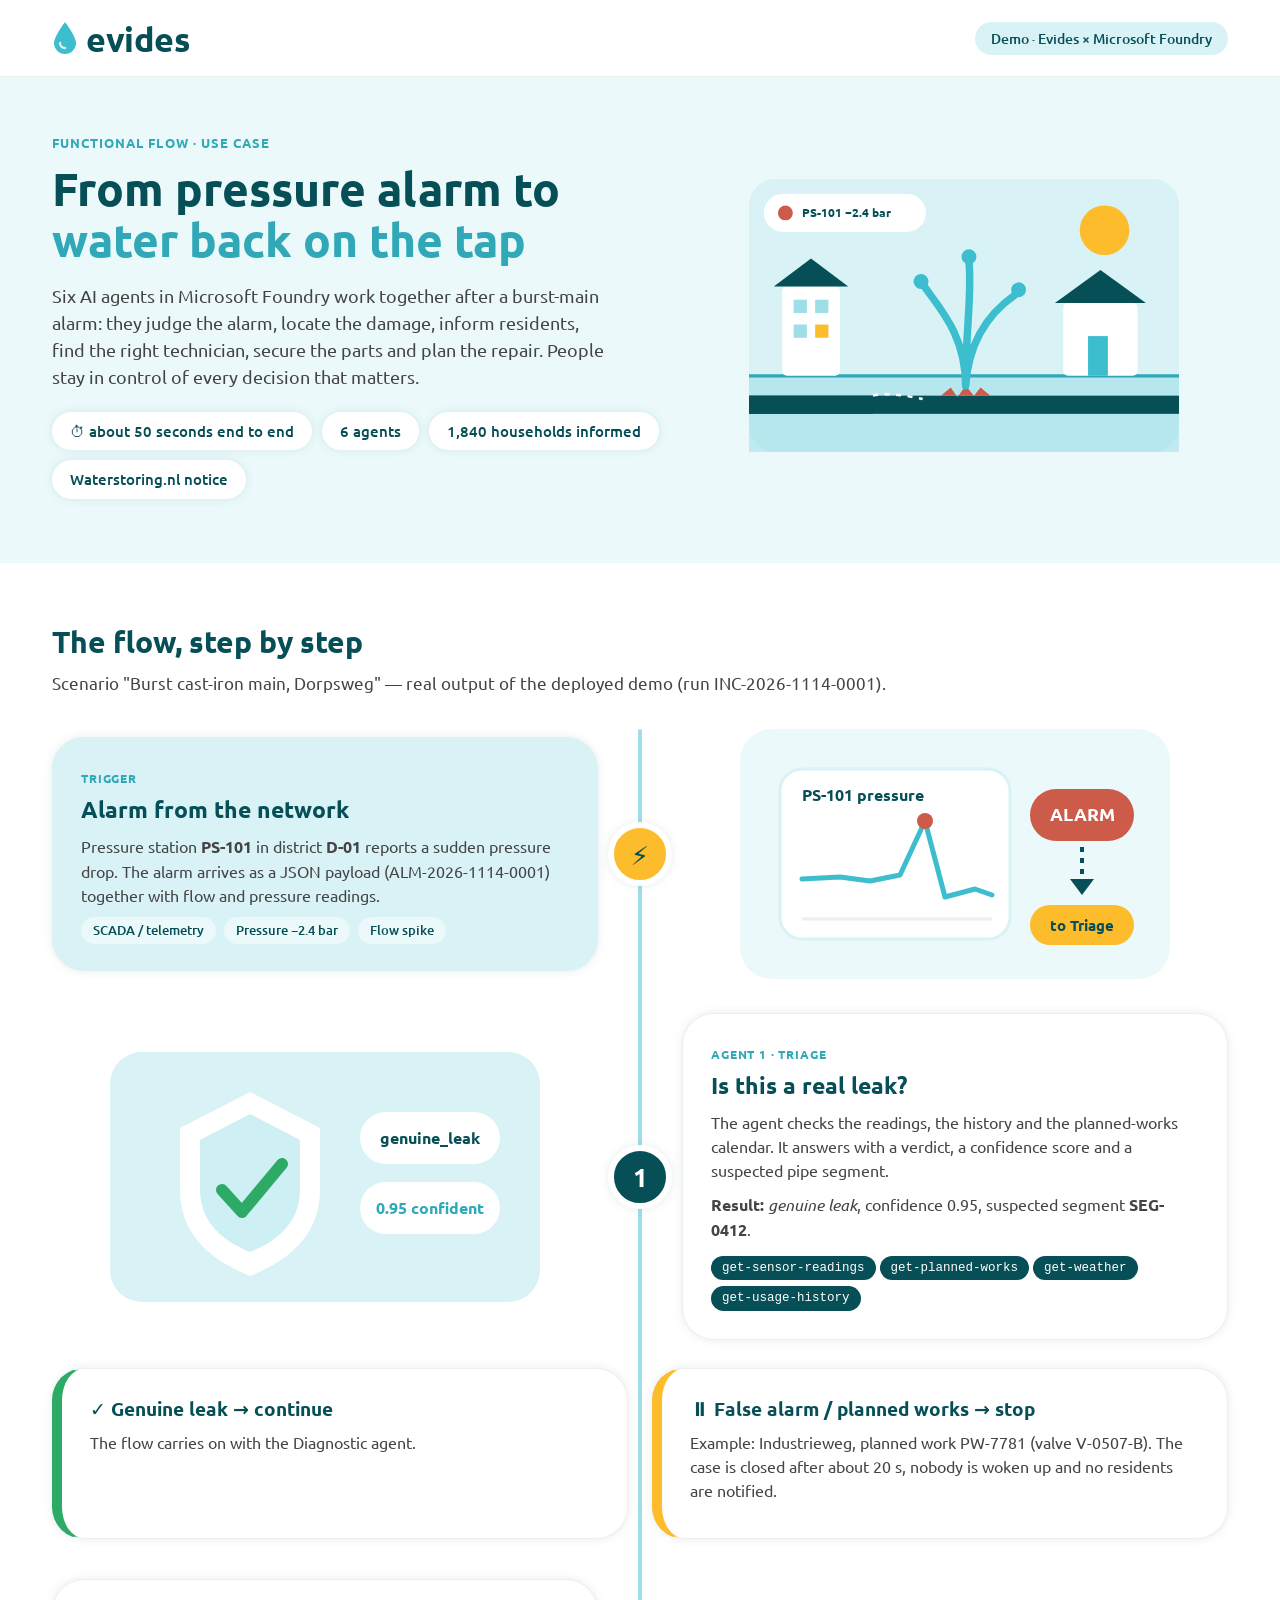
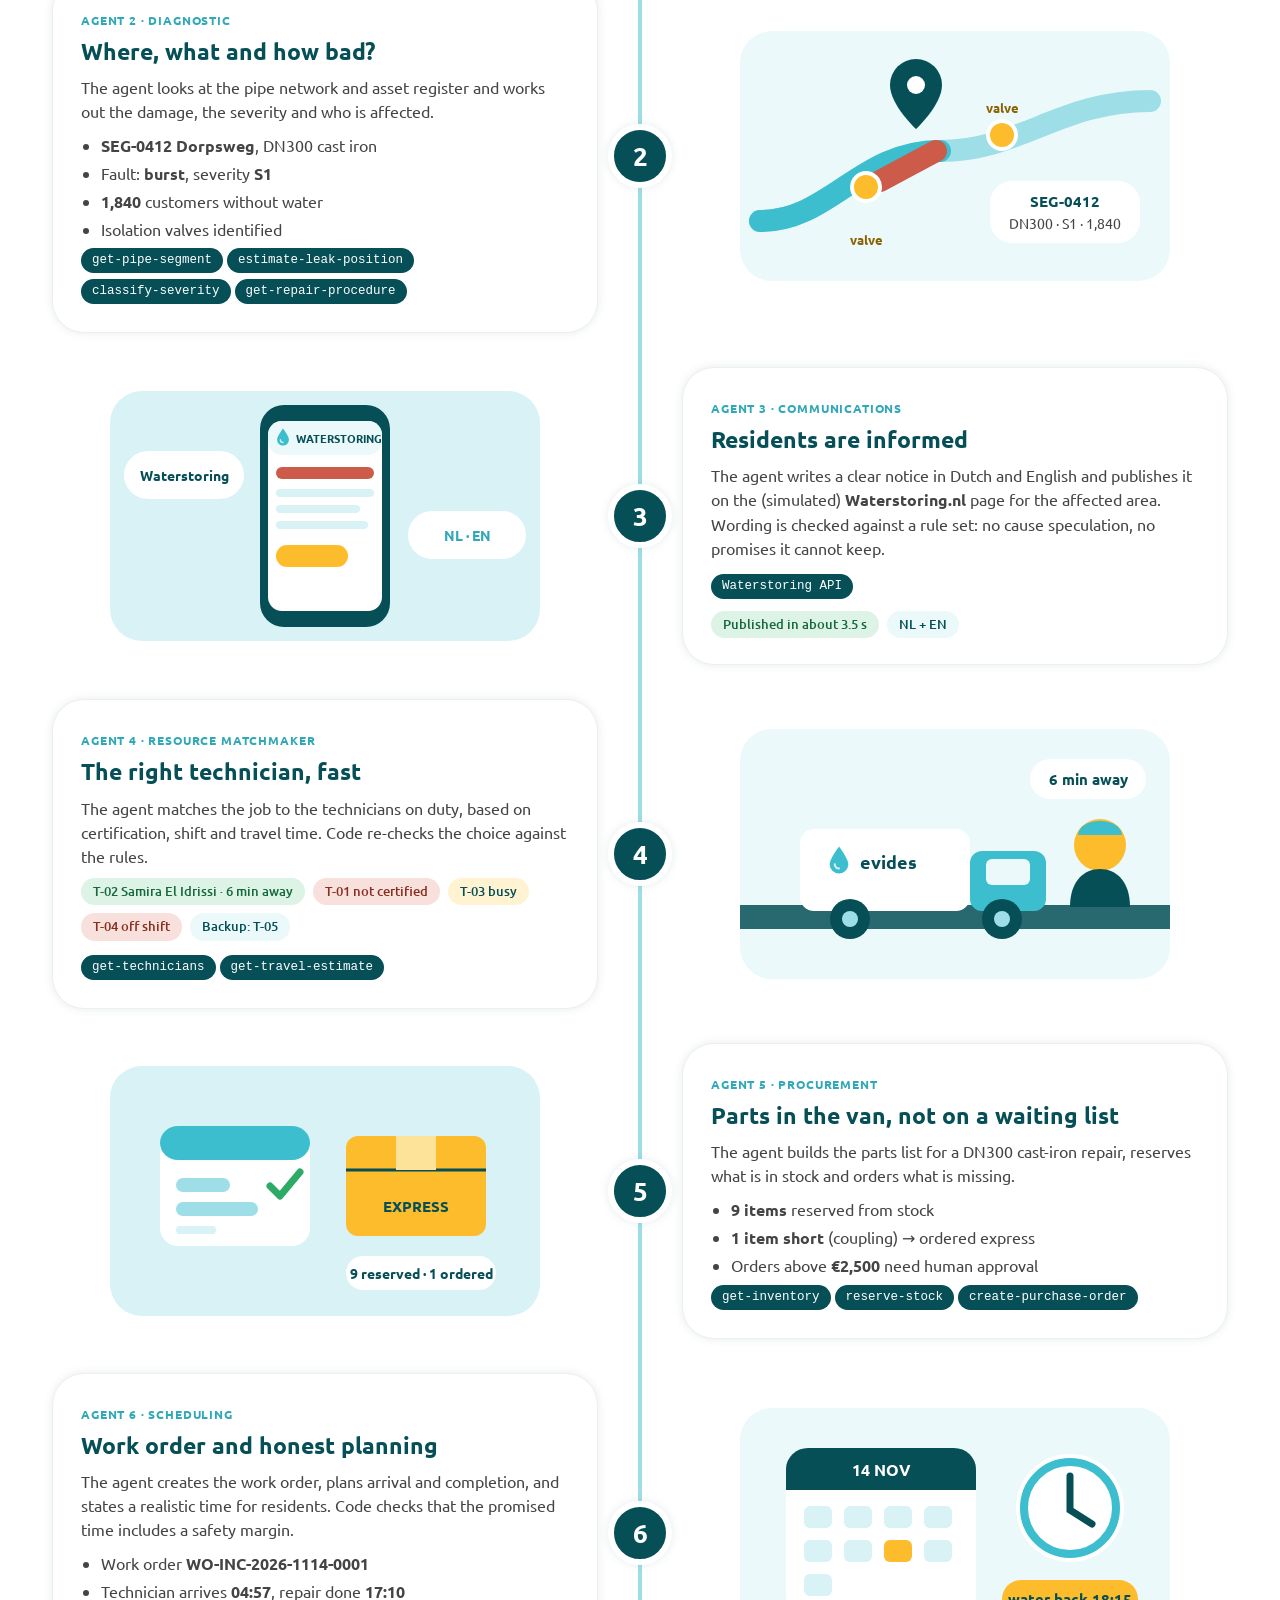
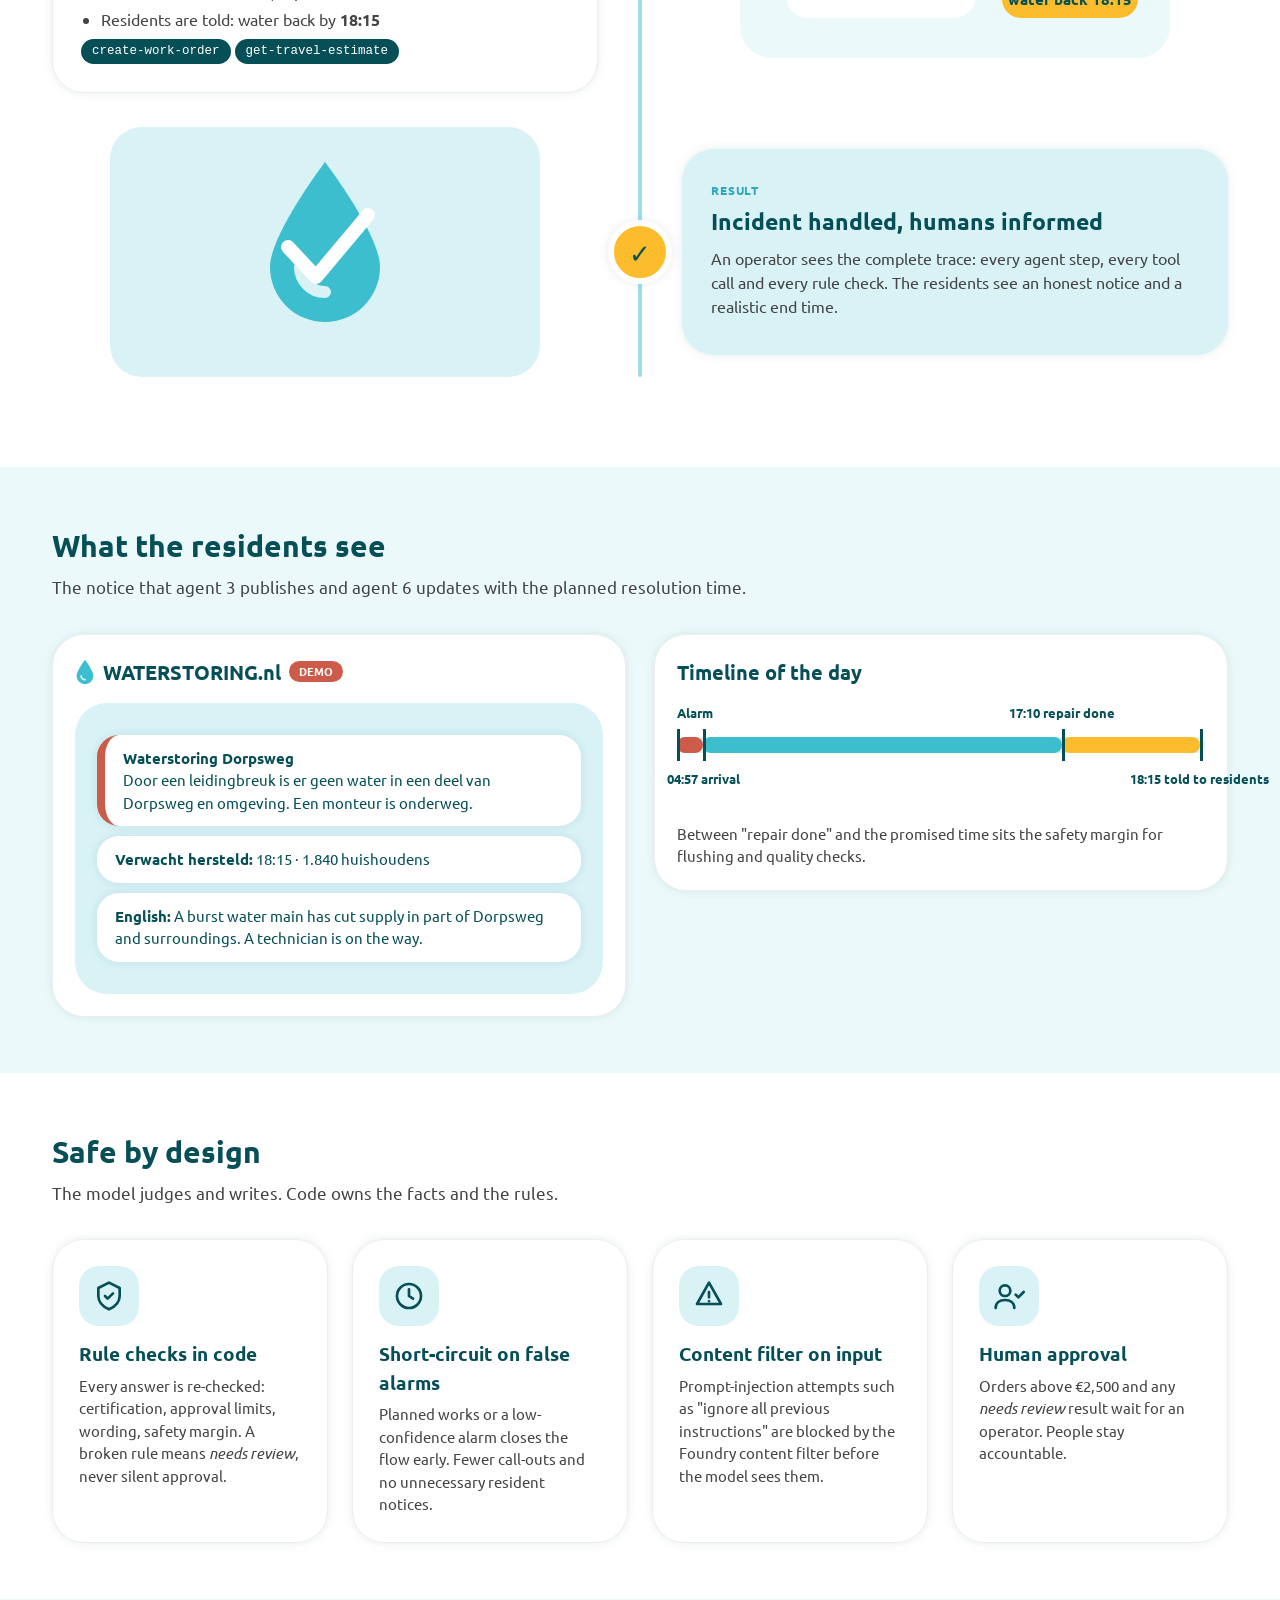
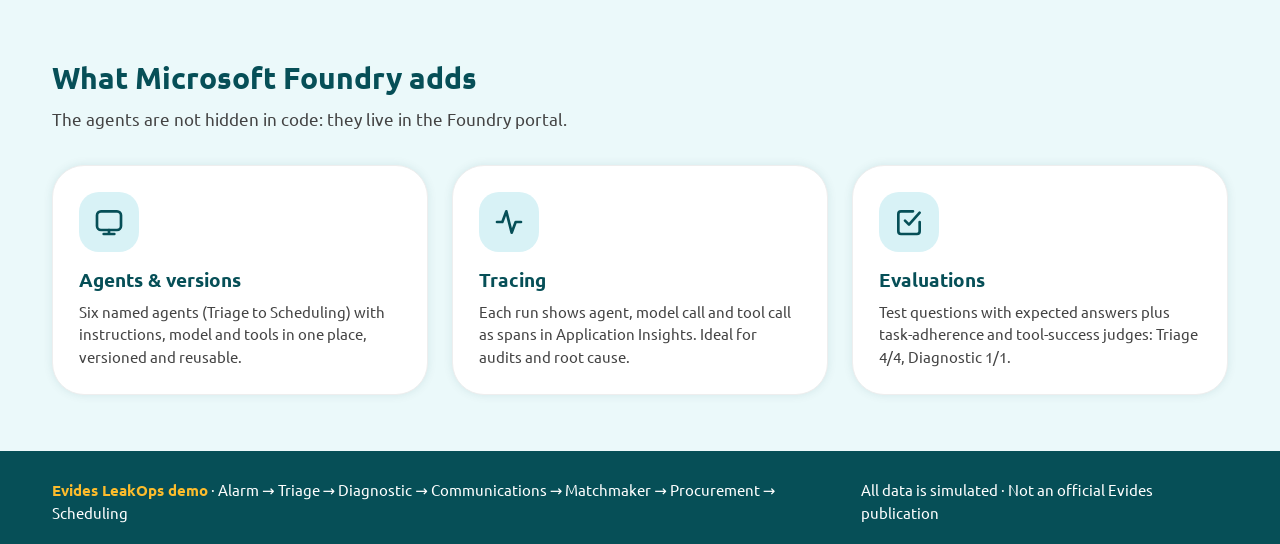
<file: evides-leakops/docs/functional-flow.html>
<!doctype html>
<html lang="en">
<head>
<meta charset="utf-8">
<meta name="viewport" content="width=device-width, initial-scale=1">
<title>Functional flow - Evides LeakOps</title>
<link rel="preconnect" href="https://fonts.googleapis.com">
<link href="https://fonts.googleapis.com/css2?family=Ubuntu:wght@400;500;700&display=swap" rel="stylesheet">
<style>
  :root{
    --teal:#064f57; --aqua:#3cbecf; --aqua-dark:#31a8b7; --aqua-10:#ebf9fa; --aqua-20:#d8f2f6; --aqua-30:#9ddee7;
    --yellow:#fcbc2c; --grey:#444; --line:#eee; --red:#cc5b49; --green:#2daa66;
    --shadow:0 0 10px rgba(6,79,87,.10);
  }
  *{box-sizing:border-box}
  body{margin:0;font-family:Ubuntu,system-ui,Segoe UI,Arial,sans-serif;color:var(--grey);background:#fff;line-height:1.5}
  h1,h2,h3{color:var(--teal);margin:0;font-weight:700}
  .wrap{max-width:1240px;margin:0 auto;padding:0 32px}
  header.top{border-bottom:1px solid var(--line);background:#fff}
  header.top .wrap{display:flex;align-items:center;justify-content:space-between;height:76px}
  .logo{display:flex;align-items:center;gap:8px;font-size:34px;font-weight:700;color:var(--teal);letter-spacing:-.5px}
  .logo svg{width:26px;height:34px}
  .tag{font-size:14px;font-weight:500;color:var(--teal);background:var(--aqua-20);border-radius:999px;padding:6px 16px}
  .hero{background:var(--aqua-10);padding:56px 0 64px}
  .hero .wrap{display:grid;grid-template-columns:1.15fr 1fr;gap:40px;align-items:center}
  .eyebrow{color:var(--aqua-dark);font-weight:700;text-transform:uppercase;letter-spacing:.08em;font-size:13px}
  .hero h1{font-size:46px;line-height:1.12;margin:10px 0 16px}
  .hero p{font-size:18px;max-width:560px;margin:0 0 22px}
  .pills{display:flex;flex-wrap:wrap;gap:10px}
  .pill{background:#fff;border-radius:999px;padding:8px 18px;box-shadow:var(--shadow);font-size:15px;color:var(--teal);font-weight:500}
  .btn{display:inline-block;background:var(--yellow);color:var(--teal);font-weight:700;border-radius:999px;padding:10px 26px}
  section{padding:56px 0}
  .sec-title{font-size:30px;margin-bottom:6px}
  .sec-sub{margin:0 0 34px;font-size:17px}

  /* Flow */
  .flow{position:relative}
  .flow:before{content:"";position:absolute;left:50%;top:0;bottom:0;width:4px;margin-left:-2px;background:var(--aqua-30);border-radius:4px}
  .node{position:relative;display:grid;grid-template-columns:1fr 84px 1fr;align-items:center;margin-bottom:34px}
  .node .num{justify-self:center;width:64px;height:64px;border-radius:50%;background:var(--teal);color:#fff;display:flex;align-items:center;justify-content:center;font-size:26px;font-weight:700;border:6px solid #fff;box-shadow:var(--shadow);z-index:2}
  .node.start .num,.node.end .num{background:var(--yellow);color:var(--teal)}
  .card{background:#fff;border-radius:32px;box-shadow:var(--shadow);padding:26px 28px;border:1px solid var(--line)}
  .card.aqua{background:var(--aqua-20);border-color:var(--aqua-20)}
  .card h3{font-size:23px;margin-bottom:4px}
  .agent{display:inline-block;font-size:12px;font-weight:700;text-transform:uppercase;letter-spacing:.07em;color:var(--aqua-dark);margin-bottom:6px}
  .card p{margin:6px 0 10px}
  .card ul{margin:8px 0 0;padding-left:20px}
  .card li{margin:3px 0}
  .art{display:flex;justify-content:center}
  .art svg{width:100%;max-width:430px;height:auto}
  .node.l .card{grid-column:1}.node.l .art{grid-column:3}
  .node.r .card{grid-column:3}.node.r .art{grid-column:1;grid-row:1}
  .node .num{grid-column:2;grid-row:1}
  .chips{display:flex;flex-wrap:wrap;gap:8px;margin-top:10px}
  .chip{background:var(--aqua-10);color:var(--teal);border-radius:999px;padding:4px 12px;font-size:13px;font-weight:500}
  .chip.y{background:#fff3d2}.chip.r{background:#f8e0dc;color:#8a2f20}.chip.g{background:#dcf3e6;color:#17683d}
  .tool{font-family:Consolas,monospace;font-size:12.5px;background:var(--teal);color:#fff;border-radius:999px;padding:3px 11px;display:inline-block;margin:2px 4px 2px 0}

  /* Decision */
  .branch{display:grid;grid-template-columns:1fr 1fr;gap:24px;margin:-6px 0 40px}
  .branch .card{border-left:10px solid var(--green)}
  .branch .card.stop{border-left-color:var(--yellow)}
  .branch h3{font-size:19px}

  /* Guardrails */
  .grid3{display:grid;grid-template-columns:repeat(3,1fr);gap:24px}
  .grid4{display:grid;grid-template-columns:repeat(4,1fr);gap:24px}
  .tile{background:#fff;border-radius:32px;box-shadow:var(--shadow);padding:26px;border:1px solid var(--line)}
  .tile .ic{width:60px;height:60px;border-radius:20px;background:var(--aqua-20);display:flex;align-items:center;justify-content:center;margin-bottom:14px}
  .tile .ic svg{width:32px;height:32px}
  .tile h3{font-size:19px;margin-bottom:6px}
  .tile p{margin:0;font-size:15px}
  .band{background:var(--aqua-10)}

  /* Chat bubble outcome */
  .phone{background:#fff;border-radius:32px;box-shadow:var(--shadow);padding:22px;border:1px solid var(--line)}
  .bubble{background:#fff;border-radius:22px;padding:12px 18px;box-shadow:var(--shadow);margin:10px 0;font-size:15px;color:var(--teal)}
  .panel{background:var(--aqua-20);border-radius:32px;padding:22px}
  .two{display:grid;grid-template-columns:1fr 1fr;gap:28px;align-items:start}
  .bar{position:relative;height:16px;border-radius:999px;background:var(--aqua-20);margin:50px 0 70px}
  .bar .seg{position:absolute;top:0;bottom:0;border-radius:999px}
  .bar .mk{position:absolute;top:-8px;width:3px;height:32px;background:var(--teal)}
  .bar .mk span{position:absolute;white-space:nowrap;font-size:13px;color:var(--teal);font-weight:700;transform:translateX(-50%)}
  .bar .mk .u{top:-26px}.bar .mk .d{top:40px}
  footer{background:var(--teal);color:#fff;padding:28px 0;font-size:15px}
  footer .wrap{display:flex;justify-content:space-between;align-items:center;gap:20px}
  footer b{color:var(--yellow)}
</style>
</head>
<body>

<svg width="0" height="0" style="position:absolute">
  <defs>
    <symbol id="drop" viewBox="0 0 26 34"><path d="M13 1C13 1 2 15.5 2 22a11 11 0 0022 0C24 15.5 13 1 13 1z" fill="#3cbecf"/><path d="M8 22a5 5 0 005 5" stroke="#fff" stroke-width="2.4" fill="none" stroke-linecap="round" opacity=".8"/></symbol>
  </defs>
</svg>

<header class="top">
  <div class="wrap">
    <div class="logo"><svg><use href="#drop"/></svg>evides</div>
    <span class="tag">Demo &middot; Evides &times; Microsoft Foundry</span>
  </div>
</header>

<div class="hero">
  <div class="wrap">
    <div>
      <div class="eyebrow">Functional flow &middot; use case</div>
      <h1>From pressure alarm to <span style="color:var(--aqua-dark)">water back on the tap</span></h1>
      <p>Six AI agents in Microsoft Foundry work together after a burst-main alarm: they judge the alarm, locate the damage, inform residents, find the right technician, secure the parts and plan the repair. People stay in control of every decision that matters.</p>
      <div class="pills">
        <span class="pill">&#9201; about 50 seconds end to end</span>
        <span class="pill">6 agents</span>
        <span class="pill">1,840 households informed</span>
        <span class="pill">Waterstoring.nl notice</span>
      </div>
    </div>
    <div class="art">
      <svg viewBox="0 0 520 330" role="img" aria-label="Water main burst in a street">
        <rect width="520" height="330" rx="32" fill="#d8f2f6"/>
        <circle cx="430" cy="62" r="30" fill="#fcbc2c"/>
        <path d="M0 238h520v92H0z" fill="#9ddee7" opacity=".55"/>
        <path d="M0 238h520" stroke="#31a8b7" stroke-width="4"/>
        <rect x="0" y="262" width="520" height="22" fill="#064f57"/>
        <rect x="0" y="262" width="150" height="22" fill="#064f57"/>
        <path d="M150 262c20-4 40 0 60 4" stroke="#fff" stroke-width="3" fill="none" stroke-dasharray="6 8"/>
        <rect x="248" y="258" width="24" height="30" fill="#fff" opacity=".0"/>
        <path d="M232 262l12-10 8 12 10-14 10 12 8-10 12 10z" fill="#cc5b49"/>
        <path d="M262 250c0-60-30-92-50-120M262 250c0-70 8-110 4-150M262 250c4-60 34-92 60-110" stroke="#3cbecf" stroke-width="9" fill="none" stroke-linecap="round"/>
        <circle cx="208" cy="124" r="9" fill="#3cbecf"/><circle cx="266" cy="94" r="9" fill="#3cbecf"/><circle cx="326" cy="134" r="9" fill="#3cbecf"/>
        <rect x="40" y="130" width="70" height="108" rx="6" fill="#fff"/><rect x="54" y="146" width="16" height="16" fill="#9ddee7"/><rect x="80" y="146" width="16" height="16" fill="#9ddee7"/><rect x="54" y="176" width="16" height="16" fill="#9ddee7"/><rect x="80" y="176" width="16" height="16" fill="#fcbc2c"/>
        <path d="M30 130l45-34 45 34z" fill="#064f57"/>
        <rect x="380" y="150" width="90" height="88" rx="6" fill="#fff"/><path d="M370 150l55-40 55 40z" fill="#064f57"/><rect x="410" y="190" width="24" height="48" fill="#3cbecf"/>
        <g transform="translate(18 18)"><rect width="196" height="46" rx="23" fill="#fff"/><circle cx="26" cy="23" r="9" fill="#cc5b49"/><text x="46" y="28" font-size="15" font-weight="700" fill="#064f57" font-family="Ubuntu,Arial">PS-101 &#8722;2.4 bar</text></g>
      </svg>
    </div>
  </div>
</div>

<section>
  <div class="wrap">
    <h2 class="sec-title">The flow, step by step</h2>
    <p class="sec-sub">Scenario "Burst cast-iron main, Dorpsweg" &mdash; real output of the deployed demo (run INC-2026-1114-0001).</p>

    <div class="flow">

      <!-- START -->
      <div class="node start l">
        <div class="card aqua">
          <span class="agent">Trigger</span>
          <h3>Alarm from the network</h3>
          <p>Pressure station <b>PS-101</b> in district <b>D-01</b> reports a sudden pressure drop. The alarm arrives as a JSON payload (ALM-2026-1114-0001) together with flow and pressure readings.</p>
          <div class="chips"><span class="chip">SCADA / telemetry</span><span class="chip">Pressure &minus;2.4 bar</span><span class="chip">Flow spike</span></div>
        </div>
        <div class="num">&#9889;</div>
        <div class="art">
          <svg viewBox="0 0 430 250">
            <rect width="430" height="250" rx="32" fill="#ebf9fa"/>
            <rect x="40" y="40" width="230" height="170" rx="22" fill="#fff" stroke="#d8f2f6" stroke-width="3"/>
            <polyline points="62,150 100,148 130,152 160,146 185,92 205,168 235,160 252,166" fill="none" stroke="#3cbecf" stroke-width="5" stroke-linejoin="round" stroke-linecap="round"/>
            <line x1="62" y1="190" x2="252" y2="190" stroke="#eee" stroke-width="3"/>
            <circle cx="185" cy="92" r="8" fill="#cc5b49"/>
            <text x="62" y="72" font-size="16" font-weight="700" fill="#064f57" font-family="Ubuntu,Arial">PS-101 pressure</text>
            <rect x="290" y="60" width="104" height="52" rx="26" fill="#cc5b49"/><text x="342" y="92" text-anchor="middle" font-size="18" font-weight="700" fill="#fff" font-family="Ubuntu,Arial">ALARM</text>
            <path d="M342 118v36" stroke="#064f57" stroke-width="4" stroke-dasharray="5 6"/>
            <path d="M330 150l12 16 12-16z" fill="#064f57"/>
            <rect x="290" y="176" width="104" height="40" rx="20" fill="#fcbc2c"/><text x="342" y="202" text-anchor="middle" font-size="15" font-weight="700" fill="#064f57" font-family="Ubuntu,Arial">to Triage</text>
          </svg>
        </div>
      </div>

      <!-- 1 TRIAGE -->
      <div class="node r">
        <div class="card">
          <span class="agent">Agent 1 &middot; Triage</span>
          <h3>Is this a real leak?</h3>
          <p>The agent checks the readings, the history and the planned-works calendar. It answers with a verdict, a confidence score and a suspected pipe segment.</p>
          <p><b>Result:</b> <i>genuine leak</i>, confidence 0.95, suspected segment <b>SEG-0412</b>.</p>
          <div><span class="tool">get-sensor-readings</span><span class="tool">get-planned-works</span><span class="tool">get-weather</span><span class="tool">get-usage-history</span></div>
        </div>
        <div class="num">1</div>
        <div class="art">
          <svg viewBox="0 0 430 250">
            <rect width="430" height="250" rx="32" fill="#d8f2f6"/>
            <g transform="translate(70 40)"><path d="M70 0l70 36v62c0 44-30 70-70 86C30 168 0 142 0 98V36z" fill="#fff"/><path d="M70 22l50 26v50c0 30-20 50-50 62-30-12-50-32-50-62V48z" fill="#3cbecf" opacity=".25"/><path d="M42 98l20 22 40-48" stroke="#2daa66" stroke-width="12" fill="none" stroke-linecap="round" stroke-linejoin="round"/></g>
            <g transform="translate(250 60)"><rect width="140" height="52" rx="26" fill="#fff"/><text x="70" y="32" text-anchor="middle" font-size="16" font-weight="700" fill="#064f57" font-family="Ubuntu,Arial">genuine_leak</text></g>
            <g transform="translate(250 130)"><rect width="140" height="52" rx="26" fill="#fff"/><text x="70" y="32" text-anchor="middle" font-size="16" font-weight="700" fill="#31a8b7" font-family="Ubuntu,Arial">0.95 confident</text></g>
          </svg>
        </div>
      </div>

      <div class="branch">
        <div class="card">
          <h3>&#10003; Genuine leak &rarr; continue</h3>
          <p>The flow carries on with the Diagnostic agent.</p>
        </div>
        <div class="card stop">
          <h3>&#9208; False alarm / planned works &rarr; stop</h3>
          <p>Example: Industrieweg, planned work PW-7781 (valve V-0507-B). The case is closed after about 20 s, nobody is woken up and no residents are notified.</p>
        </div>
      </div>

      <!-- 2 DIAGNOSTIC -->
      <div class="node l">
        <div class="card">
          <span class="agent">Agent 2 &middot; Diagnostic</span>
          <h3>Where, what and how bad?</h3>
          <p>The agent looks at the pipe network and asset register and works out the damage, the severity and who is affected.</p>
          <ul>
            <li><b>SEG-0412 Dorpsweg</b>, DN300 cast iron</li>
            <li>Fault: <b>burst</b>, severity <b>S1</b></li>
            <li><b>1,840</b> customers without water</li>
            <li>Isolation valves identified</li>
          </ul>
          <div><span class="tool">get-pipe-segment</span><span class="tool">estimate-leak-position</span><span class="tool">classify-severity</span><span class="tool">get-repair-procedure</span></div>
        </div>
        <div class="num">2</div>
        <div class="art">
          <svg viewBox="0 0 430 250">
            <rect width="430" height="250" rx="32" fill="#ebf9fa"/>
            <path d="M20 190C90 190 120 120 200 120S320 70 410 70" stroke="#9ddee7" stroke-width="22" fill="none" stroke-linecap="round"/>
            <path d="M20 190C90 190 120 120 200 120" stroke="#3cbecf" stroke-width="22" fill="none" stroke-linecap="round"/>
            <path d="M140 150l56-30" stroke="#cc5b49" stroke-width="22" stroke-linecap="round"/>
            <circle cx="126" cy="156" r="14" fill="#fcbc2c" stroke="#fff" stroke-width="4"/><circle cx="262" cy="104" r="14" fill="#fcbc2c" stroke="#fff" stroke-width="4"/>
            <g transform="translate(150 28)"><path d="M26 0a26 26 0 0126 26c0 20-26 44-26 44S0 46 0 26A26 26 0 0126 0z" fill="#064f57"/><circle cx="26" cy="26" r="9" fill="#fff"/></g>
            <rect x="250" y="150" width="150" height="62" rx="22" fill="#fff"/><text x="325" y="176" text-anchor="middle" font-size="15" font-weight="700" fill="#064f57" font-family="Ubuntu,Arial">SEG-0412</text><text x="325" y="198" text-anchor="middle" font-size="14" fill="#444" font-family="Ubuntu,Arial">DN300 &middot; S1 &middot; 1,840</text>
            <text x="126" y="214" text-anchor="middle" font-size="13" font-weight="700" fill="#8a6200" font-family="Ubuntu,Arial">valve</text>
            <text x="262" y="82" text-anchor="middle" font-size="13" font-weight="700" fill="#8a6200" font-family="Ubuntu,Arial">valve</text>
          </svg>
        </div>
      </div>

      <!-- 3 COMMS -->
      <div class="node r">
        <div class="card">
          <span class="agent">Agent 3 &middot; Communications</span>
          <h3>Residents are informed</h3>
          <p>The agent writes a clear notice in Dutch and English and publishes it on the (simulated) <b>Waterstoring.nl</b> page for the affected area. Wording is checked against a rule set: no cause speculation, no promises it cannot keep.</p>
          <div><span class="tool">Waterstoring API</span></div>
          <div class="chips"><span class="chip g">Published in about 3.5 s</span><span class="chip">NL + EN</span></div>
        </div>
        <div class="num">3</div>
        <div class="art">
          <svg viewBox="0 0 430 250">
            <rect width="430" height="250" rx="32" fill="#d8f2f6"/>
            <rect x="150" y="14" width="130" height="222" rx="24" fill="#064f57"/><rect x="158" y="30" width="114" height="190" rx="14" fill="#fff"/>
            <rect x="158" y="30" width="114" height="34" rx="14" fill="#ebf9fa"/><use href="#drop" x="166" y="36" width="14" height="20"/><text x="186" y="52" font-size="11" font-weight="700" fill="#064f57" font-family="Ubuntu,Arial">WATERSTORING</text>
            <rect x="166" y="76" width="98" height="12" rx="6" fill="#cc5b49"/><rect x="166" y="98" width="98" height="8" rx="4" fill="#d8f2f6"/><rect x="166" y="114" width="84" height="8" rx="4" fill="#d8f2f6"/><rect x="166" y="130" width="92" height="8" rx="4" fill="#d8f2f6"/><rect x="166" y="154" width="72" height="22" rx="11" fill="#fcbc2c"/>
            <g transform="translate(14 60)"><rect width="120" height="48" rx="24" fill="#fff"/><text x="60" y="30" text-anchor="middle" font-size="14" font-weight="700" fill="#064f57" font-family="Ubuntu,Arial">Waterstoring</text></g>
            <g transform="translate(298 120)"><rect width="118" height="48" rx="24" fill="#fff"/><text x="59" y="30" text-anchor="middle" font-size="14" font-weight="700" fill="#31a8b7" font-family="Ubuntu,Arial">NL &middot; EN</text></g>
          </svg>
        </div>
      </div>

      <!-- 4 MATCHMAKER -->
      <div class="node l">
        <div class="card">
          <span class="agent">Agent 4 &middot; Resource Matchmaker</span>
          <h3>The right technician, fast</h3>
          <p>The agent matches the job to the technicians on duty, based on certification, shift and travel time. Code re-checks the choice against the rules.</p>
          <div class="chips">
            <span class="chip g">T-02 Samira El Idrissi &middot; 6 min away</span>
            <span class="chip r">T-01 not certified</span>
            <span class="chip y">T-03 busy</span>
            <span class="chip r">T-04 off shift</span>
            <span class="chip">Backup: T-05</span>
          </div>
          <div style="margin-top:10px"><span class="tool">get-technicians</span><span class="tool">get-travel-estimate</span></div>
        </div>
        <div class="num">4</div>
        <div class="art">
          <svg viewBox="0 0 430 250">
            <rect width="430" height="250" rx="32" fill="#ebf9fa"/>
            <rect x="0" y="176" width="430" height="24" fill="#064f57" opacity=".85"/>
            <rect x="60" y="100" width="170" height="82" rx="14" fill="#fff"/><rect x="230" y="122" width="76" height="60" rx="12" fill="#3cbecf"/><rect x="246" y="130" width="44" height="26" rx="6" fill="#ebf9fa"/>
            <circle cx="110" cy="190" r="20" fill="#064f57"/><circle cx="110" cy="190" r="8" fill="#9ddee7"/><circle cx="262" cy="190" r="20" fill="#064f57"/><circle cx="262" cy="190" r="8" fill="#9ddee7"/>
            <use href="#drop" x="88" y="116" width="22" height="30"/><text x="120" y="140" font-size="18" font-weight="700" fill="#064f57" font-family="Ubuntu,Arial">evides</text>
            <circle cx="360" cy="116" r="26" fill="#fcbc2c"/><path d="M330 178c0-26 14-38 30-38s30 12 30 38z" fill="#064f57"/><path d="M338 106a22 14 0 0144 0z" fill="#3cbecf"/>
            <rect x="290" y="30" width="116" height="40" rx="20" fill="#fff"/><text x="348" y="56" text-anchor="middle" font-size="15" font-weight="700" fill="#064f57" font-family="Ubuntu,Arial">6 min away</text>
          </svg>
        </div>
      </div>

      <!-- 5 PROCUREMENT -->
      <div class="node r">
        <div class="card">
          <span class="agent">Agent 5 &middot; Procurement</span>
          <h3>Parts in the van, not on a waiting list</h3>
          <p>The agent builds the parts list for a DN300 cast-iron repair, reserves what is in stock and orders what is missing.</p>
          <ul>
            <li><b>9 items</b> reserved from stock</li>
            <li><b>1 item short</b> (coupling) &rarr; ordered express</li>
            <li>Orders above <b>&euro;2,500</b> need human approval</li>
          </ul>
          <div><span class="tool">get-inventory</span><span class="tool">reserve-stock</span><span class="tool">create-purchase-order</span></div>
        </div>
        <div class="num">5</div>
        <div class="art">
          <svg viewBox="0 0 430 250">
            <rect width="430" height="250" rx="32" fill="#d8f2f6"/>
            <g transform="translate(50 60)"><rect width="150" height="120" rx="18" fill="#fff"/><rect x="0" y="0" width="150" height="34" rx="18" fill="#3cbecf"/><rect x="16" y="52" width="54" height="14" rx="7" fill="#9ddee7"/><rect x="16" y="76" width="82" height="14" rx="7" fill="#9ddee7"/><rect x="16" y="100" width="40" height="8" rx="4" fill="#d8f2f6"/>
              <path d="M110 60l10 10 20-24" stroke="#2daa66" stroke-width="7" fill="none" stroke-linecap="round" stroke-linejoin="round"/></g>
            <g transform="translate(236 70)"><rect width="140" height="100" rx="12" fill="#fcbc2c"/><path d="M0 34h140" stroke="#064f57" stroke-width="3"/><rect x="50" y="0" width="40" height="34" fill="#fde29a"/><text x="70" y="76" text-anchor="middle" font-size="15" font-weight="700" fill="#064f57" font-family="Ubuntu,Arial">EXPRESS</text></g>
            <rect x="236" y="190" width="150" height="34" rx="17" fill="#fff"/><text x="311" y="213" text-anchor="middle" font-size="14" font-weight="700" fill="#064f57" font-family="Ubuntu,Arial">9 reserved &middot; 1 ordered</text>
          </svg>
        </div>
      </div>

      <!-- 6 SCHEDULING -->
      <div class="node l">
        <div class="card">
          <span class="agent">Agent 6 &middot; Scheduling</span>
          <h3>Work order and honest planning</h3>
          <p>The agent creates the work order, plans arrival and completion, and states a realistic time for residents. Code checks that the promised time includes a safety margin.</p>
          <ul>
            <li>Work order <b>WO-INC-2026-1114-0001</b></li>
            <li>Technician arrives <b>04:57</b>, repair done <b>17:10</b></li>
            <li>Residents are told: water back by <b>18:15</b></li>
          </ul>
          <div><span class="tool">create-work-order</span><span class="tool">get-travel-estimate</span></div>
        </div>
        <div class="num">6</div>
        <div class="art">
          <svg viewBox="0 0 430 250">
            <rect width="430" height="250" rx="32" fill="#ebf9fa"/>
            <rect x="46" y="40" width="190" height="170" rx="22" fill="#fff"/><rect x="46" y="40" width="190" height="42" rx="22" fill="#064f57"/><rect x="46" y="62" width="190" height="20" fill="#064f57"/>
            <circle cx="86" cy="26" r="0"/>
            <g fill="#d8f2f6"><rect x="64" y="98" width="28" height="22" rx="6"/><rect x="104" y="98" width="28" height="22" rx="6"/><rect x="144" y="98" width="28" height="22" rx="6"/><rect x="184" y="98" width="28" height="22" rx="6"/><rect x="64" y="132" width="28" height="22" rx="6"/><rect x="104" y="132" width="28" height="22" rx="6"/><rect x="184" y="132" width="28" height="22" rx="6"/><rect x="64" y="166" width="28" height="22" rx="6"/></g>
            <rect x="144" y="132" width="28" height="22" rx="6" fill="#fcbc2c"/>
            <text x="141" y="68" text-anchor="middle" font-size="16" font-weight="700" fill="#fff" font-family="Ubuntu,Arial">14 NOV</text>
            <circle cx="330" cy="100" r="54" fill="#fff"/><circle cx="330" cy="100" r="46" fill="none" stroke="#3cbecf" stroke-width="8"/><path d="M330 68v34l22 14" stroke="#064f57" stroke-width="7" fill="none" stroke-linecap="round"/>
            <rect x="262" y="172" width="136" height="38" rx="19" fill="#fcbc2c"/><text x="330" y="197" text-anchor="middle" font-size="15" font-weight="700" fill="#064f57" font-family="Ubuntu,Arial">water back 18:15</text>
          </svg>
        </div>
      </div>

      <!-- END -->
      <div class="node end r">
        <div class="card aqua">
          <span class="agent">Result</span>
          <h3>Incident handled, humans informed</h3>
          <p>An operator sees the complete trace: every agent step, every tool call and every rule check. The residents see an honest notice and a realistic end time.</p>
        </div>
        <div class="num">&#10003;</div>
        <div class="art">
          <svg viewBox="0 0 430 250">
            <rect width="430" height="250" rx="32" fill="#d8f2f6"/>
            <use href="#drop" x="150" y="30" width="130" height="170"/>
            <path d="M178 120l28 30 52-62" stroke="#fff" stroke-width="14" fill="none" stroke-linecap="round" stroke-linejoin="round"/>
          </svg>
        </div>
      </div>

    </div>
  </div>
</section>

<section class="band">
  <div class="wrap">
    <h2 class="sec-title">What the residents see</h2>
    <p class="sec-sub">The notice that agent 3 publishes and agent 6 updates with the planned resolution time.</p>
    <div class="two">
      <div class="phone">
        <div style="display:flex;align-items:center;gap:8px;font-weight:700;color:var(--teal);font-size:20px"><svg width="20" height="26"><use href="#drop"/></svg> WATERSTORING.nl <span style="background:var(--red);color:#fff;border-radius:999px;font-size:11px;padding:2px 10px">DEMO</span></div>
        <div class="panel" style="margin-top:16px">
          <div class="bubble" style="border-left:8px solid var(--red)"><b>Waterstoring Dorpsweg</b><br>Door een leidingbreuk is er geen water in een deel van Dorpsweg en omgeving. Een monteur is onderweg.</div>
          <div class="bubble"><b>Verwacht hersteld:</b> 18:15 &middot; 1.840 huishoudens</div>
          <div class="bubble"><b>English:</b> A burst water main has cut supply in part of Dorpsweg and surroundings. A technician is on the way.</div>
        </div>
      </div>
      <div class="phone">
        <h3 style="font-size:20px;margin-bottom:6px">Timeline of the day</h3>
        <div class="bar">
          <div class="seg" style="left:0;width:5%;background:var(--red)"></div>
          <div class="seg" style="left:5%;width:68%;background:var(--aqua)"></div>
          <div class="seg" style="left:73%;width:26%;background:var(--yellow)"></div>
          <div class="mk" style="left:0"><span class="u" style="transform:none">Alarm</span></div>
          <div class="mk" style="left:5%"><span class="d">04:57 arrival</span></div>
          <div class="mk" style="left:73%"><span class="u">17:10 repair done</span></div>
          <div class="mk" style="left:99%"><span class="d">18:15 told to residents</span></div>
        </div>
        <p style="margin:0;font-size:15px">Between "repair done" and the promised time sits the safety margin for flushing and quality checks.</p>
      </div>
    </div>
  </div>
</section>

<section>
  <div class="wrap">
    <h2 class="sec-title">Safe by design</h2>
    <p class="sec-sub">The model judges and writes. Code owns the facts and the rules.</p>
    <div class="grid4">
      <div class="tile"><div class="ic"><svg viewBox="0 0 24 24" fill="none" stroke="#064f57" stroke-width="2" stroke-linecap="round" stroke-linejoin="round"><path d="M12 2l8 4v6c0 5-3.5 8-8 10-4.5-2-8-5-8-10V6z"/><path d="M9 12l2 2 4-4"/></svg></div><h3>Rule checks in code</h3><p>Every answer is re-checked: certification, approval limits, wording, safety margin. A broken rule means <i>needs review</i>, never silent approval.</p></div>
      <div class="tile"><div class="ic"><svg viewBox="0 0 24 24" fill="none" stroke="#064f57" stroke-width="2" stroke-linecap="round" stroke-linejoin="round"><circle cx="12" cy="12" r="9"/><path d="M12 7v5l3 2"/></svg></div><h3>Short-circuit on false alarms</h3><p>Planned works or a low-confidence alarm closes the flow early. Fewer call-outs and no unnecessary resident notices.</p></div>
      <div class="tile"><div class="ic"><svg viewBox="0 0 24 24" fill="none" stroke="#064f57" stroke-width="2" stroke-linecap="round" stroke-linejoin="round"><path d="M12 2l9 16H3z"/><path d="M12 9v4M12 16h.01"/></svg></div><h3>Content filter on input</h3><p>Prompt-injection attempts such as "ignore all previous instructions" are blocked by the Foundry content filter before the model sees them.</p></div>
      <div class="tile"><div class="ic"><svg viewBox="0 0 24 24" fill="none" stroke="#064f57" stroke-width="2" stroke-linecap="round" stroke-linejoin="round"><circle cx="9" cy="8" r="4"/><path d="M2 21c0-4 3-6 7-6s7 2 7 6"/><path d="M17 11l2 2 4-4"/></svg></div><h3>Human approval</h3><p>Orders above &euro;2,500 and any <i>needs review</i> result wait for an operator. People stay accountable.</p></div>
    </div>
  </div>
</section>

<section class="band">
  <div class="wrap">
    <h2 class="sec-title">What Microsoft Foundry adds</h2>
    <p class="sec-sub">The agents are not hidden in code: they live in the Foundry portal.</p>
    <div class="grid3">
      <div class="tile"><div class="ic"><svg viewBox="0 0 24 24" fill="none" stroke="#064f57" stroke-width="2" stroke-linecap="round" stroke-linejoin="round"><rect x="3" y="4" width="18" height="14" rx="3"/><path d="M8 21h8M12 18v3"/></svg></div><h3>Agents &amp; versions</h3><p>Six named agents (Triage to Scheduling) with instructions, model and tools in one place, versioned and reusable.</p></div>
      <div class="tile"><div class="ic"><svg viewBox="0 0 24 24" fill="none" stroke="#064f57" stroke-width="2" stroke-linecap="round" stroke-linejoin="round"><path d="M3 12h4l3-8 4 16 3-8h4"/></svg></div><h3>Tracing</h3><p>Each run shows agent, model call and tool call as spans in Application Insights. Ideal for audits and root cause.</p></div>
      <div class="tile"><div class="ic"><svg viewBox="0 0 24 24" fill="none" stroke="#064f57" stroke-width="2" stroke-linecap="round" stroke-linejoin="round"><path d="M9 11l3 3 8-9"/><path d="M20 12v7a2 2 0 01-2 2H6a2 2 0 01-2-2V6a2 2 0 012-2h9"/></svg></div><h3>Evaluations</h3><p>Test questions with expected answers plus task-adherence and tool-success judges: Triage 4/4, Diagnostic 1/1.</p></div>
    </div>
  </div>
</section>

<footer>
  <div class="wrap">
    <div><b>Evides LeakOps demo</b> &middot; Alarm &rarr; Triage &rarr; Diagnostic &rarr; Communications &rarr; Matchmaker &rarr; Procurement &rarr; Scheduling</div>
    <div>All data is simulated &middot; Not an official Evides publication</div>
  </div>
</footer>

</body>
</html>
</file>
